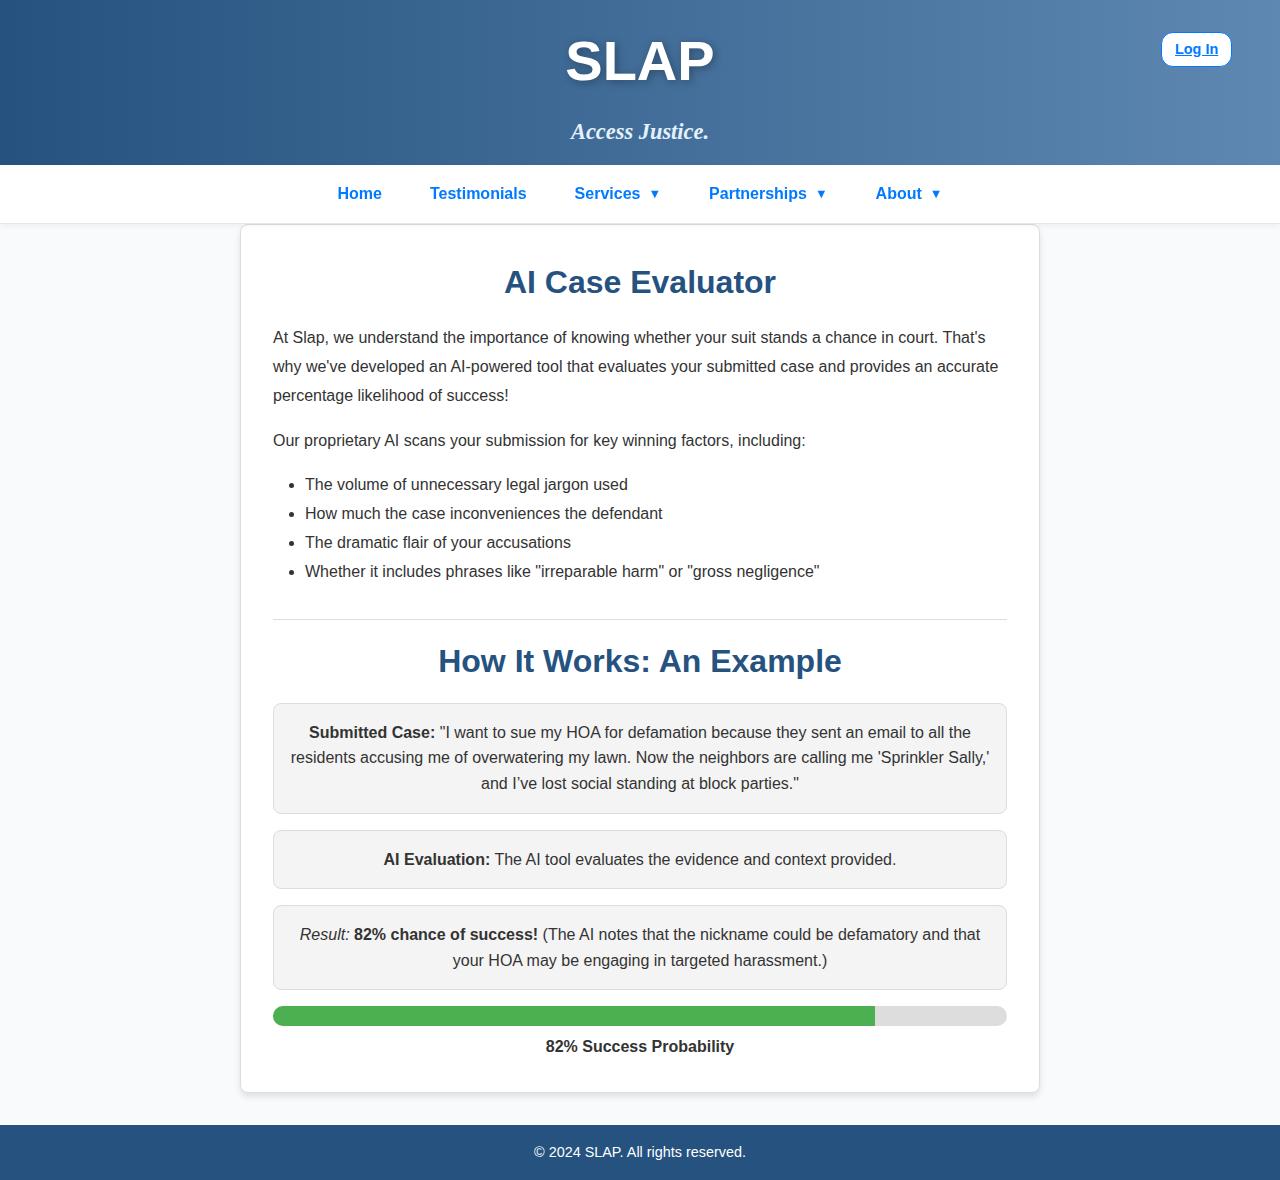
<file: ai.html>
<!DOCTYPE html>
<html lang="en">
<head>
    <meta charset="UTF-8">
    <meta name="viewport" content="width=device-width, initial-scale=1.0">
    <title>AI Case Evaluator - SLAP</title>
    <script src="header.js" defer></script>
    <link rel="stylesheet" href="style.css"> 
    <style>
        .container {
            padding: 2rem;
            max-width: 800px;
            margin: 0 auto;
            background: #fff;
            border: 1px solid #ddd;
            border-radius: 8px;
            box-shadow: 0 4px 6px rgba(0, 0, 0, 0.1);
        }

        h2 {
            text-align: center;
            font-size: 2rem;
            margin-bottom: 1rem;
        }

        .description {
            text-align: left;
            margin-bottom: 2rem;
            line-height: 1.8;
        }

        .description p {
            margin-bottom: 1rem; 
        }

        ul {
            margin-top: 1rem;
            margin-bottom: 1rem;
            padding-left: 2rem; 
        }

        .example {
            border-top: 1px solid #ddd;
            margin-top: 2rem;
            padding-top: 1rem;
        }

        .example p {
            background: #f4f4f4;
            border: 1px solid #ddd;
            padding: 1rem;
            border-radius: 8px;
            margin-bottom: 1rem;
        }

        .progress-bar-container {
            background: #f4f4f4;
            border: 1px solid #ddd;
            border-radius: 8px;
            margin-top: 1rem;
            padding: 1rem;
            text-align: center;
        }

        .progress-bar {
            position: relative;
            width: 100%;
            height: 20px;
            background: #ddd;
            border-radius: 10px;
            overflow: hidden;
        }

        .progress-bar::before {
            content: '';
            display: block;
            width: 82%;
            height: 100%;
            background: #4caf50;
        }

        .progress-bar-text {
            margin-top: 0.5rem;
            font-weight: bold;
        }
    </style>
</head>
<body>
    <div id="header-container"></div>

    <main class="container">
        <h2>AI Case Evaluator</h2>
        <div class="description">
            <p>At Slap, we understand the importance of knowing whether your suit stands a chance in court. That's why we've developed an AI-powered tool that evaluates your submitted case and provides an accurate percentage likelihood of success!</p>
            <p>Our proprietary AI scans your submission for key winning factors, including:</p>
            <ul>
                <li>The volume of unnecessary legal jargon used</li>
                <li>How much the case inconveniences the defendant</li>
                <li>The dramatic flair of your accusations</li>
                <li>Whether it includes phrases like "irreparable harm" or "gross negligence"</li>
            </ul>
        </div>
        <section class="example">
            <h2>How It Works: An Example</h2>
            <p><strong>Submitted Case:</strong> "I want to sue my HOA for defamation because they sent an email to all the residents accusing me of overwatering my lawn. Now the neighbors are calling me 'Sprinkler Sally,' and I’ve lost social standing at block parties."</p>
            <p><strong>AI Evaluation:</strong> The AI tool evaluates the evidence and context provided.</p>
            <p><em>Result:</em> <strong>82% chance of success!</strong> (The AI notes that the nickname could be defamatory and that your HOA may be engaging in targeted harassment.)</p>
            <div class="progress-bar"></div>
            <div class="progress-bar-text">82% Success Probability</div>            
       </section>
    </main>
    <footer>
        <p>&copy; 2024 SLAP. All rights reserved.</p>
    </footer>
</body>
</html>
</file>
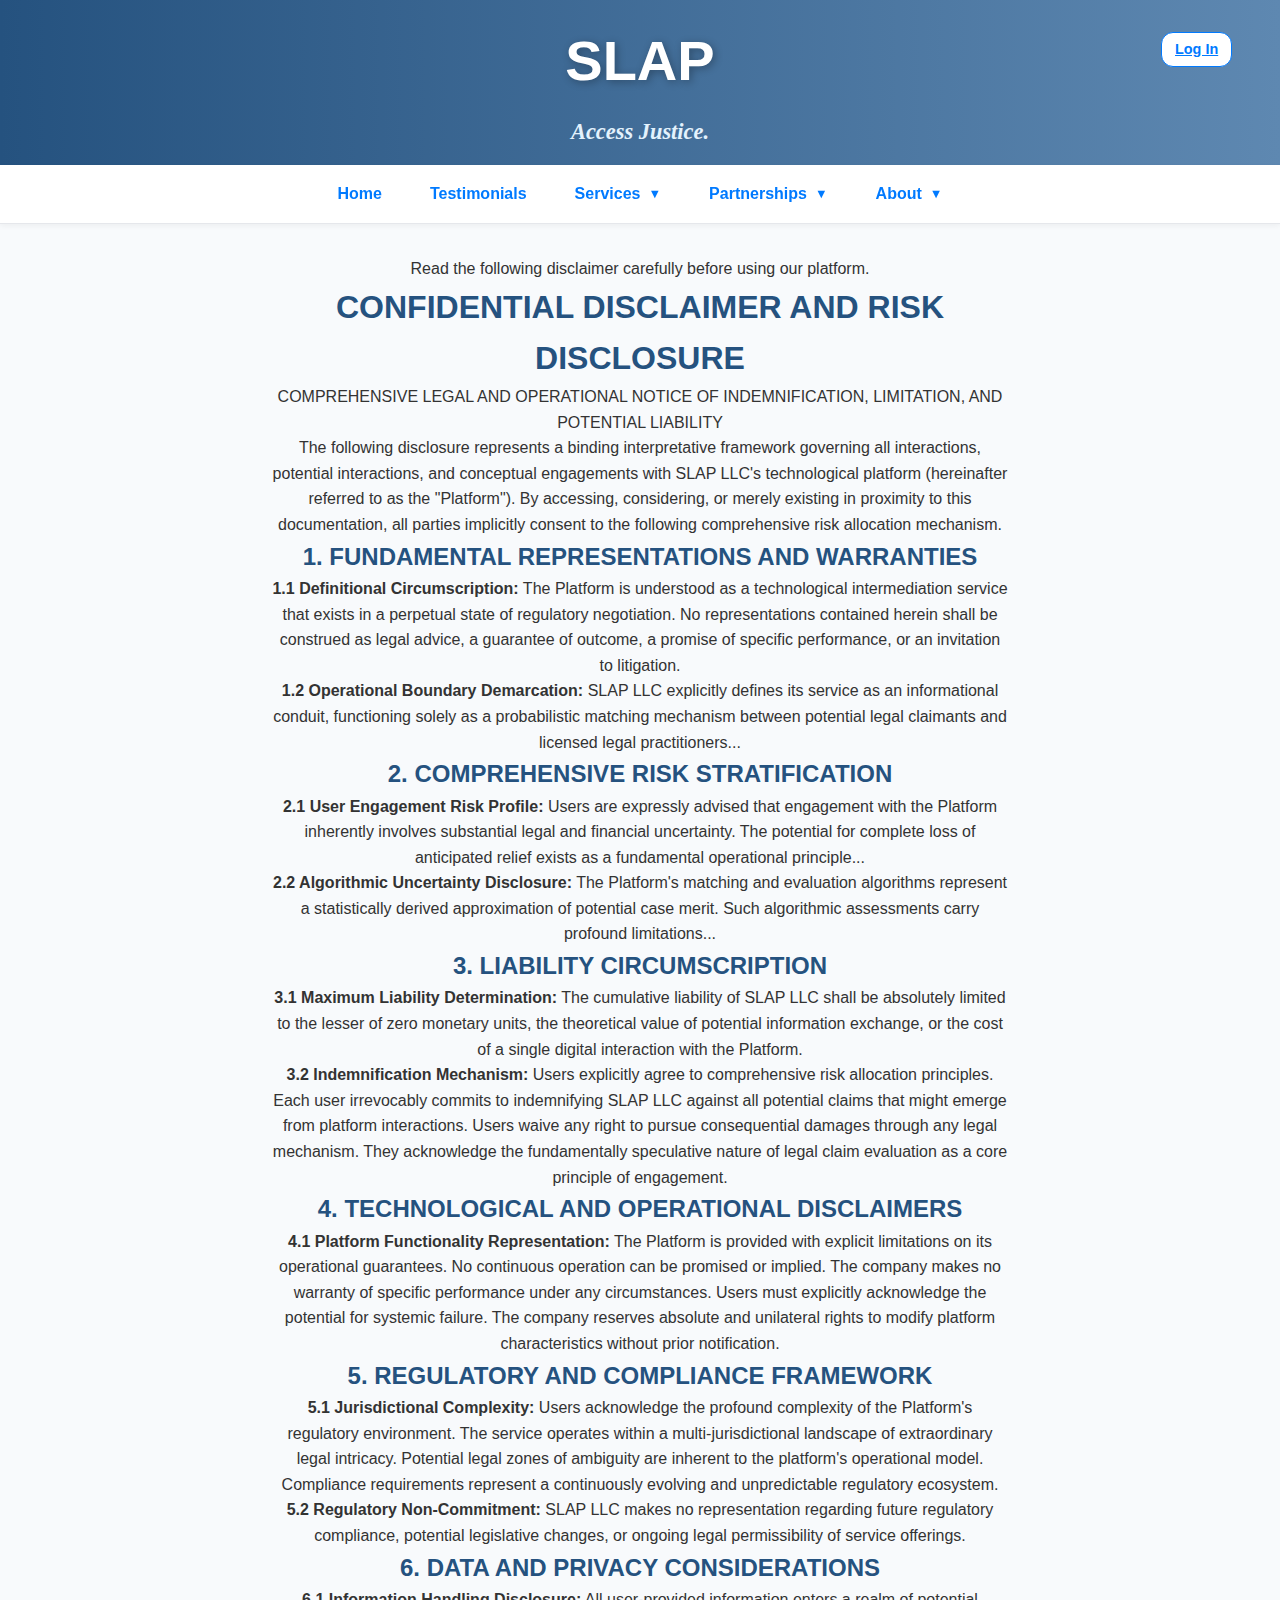
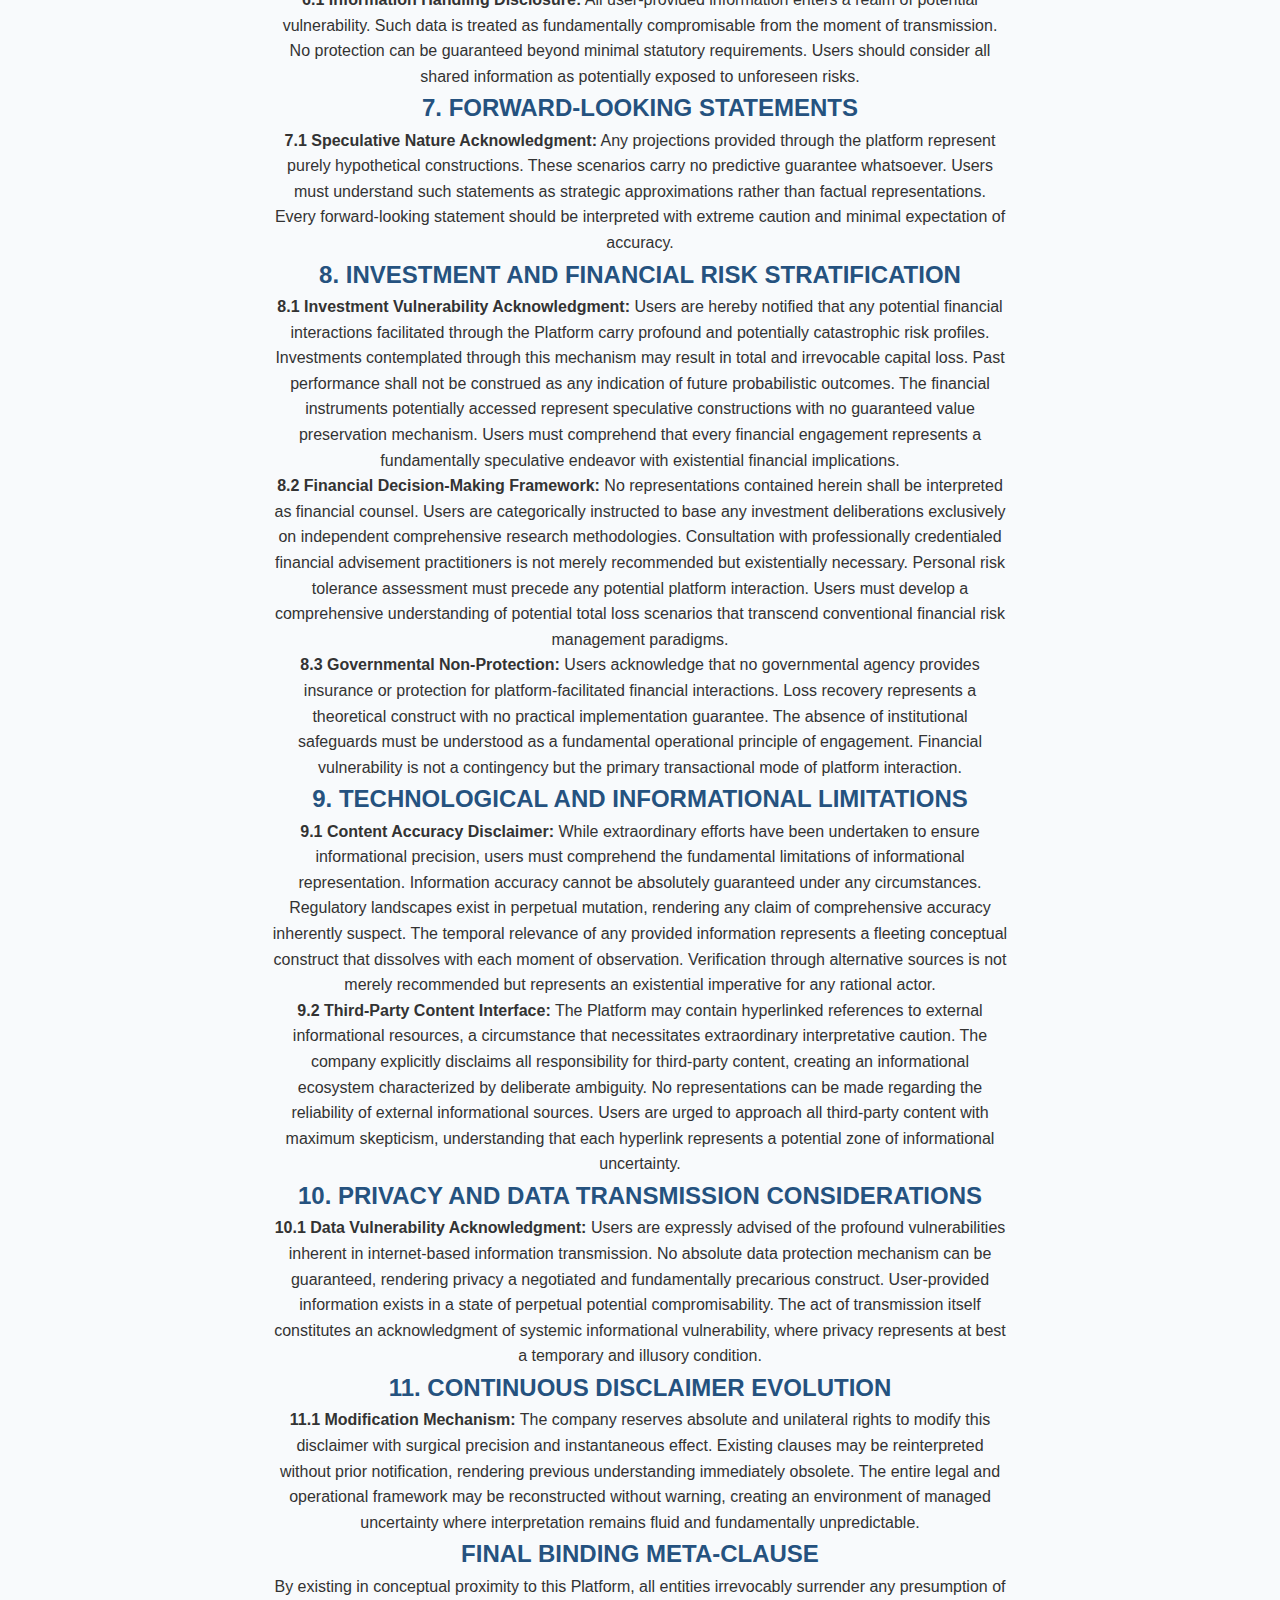
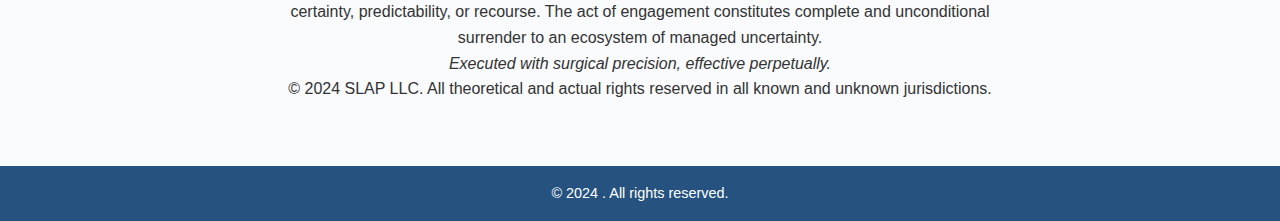
<file: disclaimers.html>
<!DOCTYPE html>
<html lang="en">
<head>
    <meta charset="UTF-8">
    <meta name="viewport" content="width=device-width, initial-scale=1.0">
    <title>Disclaimers - Slap</title>
    <script src="header.js" defer></script>
    <link rel="stylesheet" href="style.css">    
</head>
<body>
    <div id="header-container"></div>
    <main class="container">
        <p>Read the following disclaimer carefully before using our platform.</p>

        <div class="disclaimer">
            <h1>CONFIDENTIAL DISCLAIMER AND RISK DISCLOSURE</h1>
            <p>COMPREHENSIVE LEGAL AND OPERATIONAL NOTICE OF INDEMNIFICATION, LIMITATION, AND POTENTIAL LIABILITY</p>
    
            <p>The following disclosure represents a binding interpretative framework governing all interactions, potential interactions, and conceptual engagements with SLAP LLC's technological platform (hereinafter referred to as the "Platform"). By accessing, considering, or merely existing in proximity to this documentation, all parties implicitly consent to the following comprehensive risk allocation mechanism.</p>
    
            <h2>1. FUNDAMENTAL REPRESENTATIONS AND WARRANTIES</h2>
            <p><strong>1.1 Definitional Circumscription:</strong> The Platform is understood as a technological intermediation service that exists in a perpetual state of regulatory negotiation. No representations contained herein shall be construed as legal advice, a guarantee of outcome, a promise of specific performance, or an invitation to litigation.</p>
    
            <p><strong>1.2 Operational Boundary Demarcation:</strong> SLAP LLC explicitly defines its service as an informational conduit, functioning solely as a probabilistic matching mechanism between potential legal claimants and licensed legal practitioners...</p>
    
            <h2>2. COMPREHENSIVE RISK STRATIFICATION</h2>
            <p><strong>2.1 User Engagement Risk Profile:</strong> Users are expressly advised that engagement with the Platform inherently involves substantial legal and financial uncertainty. The potential for complete loss of anticipated relief exists as a fundamental operational principle...</p>
    
            <p><strong>2.2 Algorithmic Uncertainty Disclosure:</strong> The Platform's matching and evaluation algorithms represent a statistically derived approximation of potential case merit. Such algorithmic assessments carry profound limitations...</p>
    
            <h2>3. LIABILITY CIRCUMSCRIPTION</h2>
            <p><strong>3.1 Maximum Liability Determination:</strong> The cumulative liability of SLAP LLC shall be absolutely limited to the lesser of zero monetary units, the theoretical value of potential information exchange, or the cost of a single digital interaction with the Platform.</p>
            <p><strong>3.2 Indemnification Mechanism:</strong> Users explicitly agree to comprehensive risk allocation principles. Each user irrevocably commits to indemnifying SLAP LLC against all potential claims that might emerge from platform interactions. Users waive any right to pursue consequential damages through any legal mechanism. They acknowledge the fundamentally speculative nature of legal claim evaluation as a core principle of engagement.</p>

            <h2>4. TECHNOLOGICAL AND OPERATIONAL DISCLAIMERS</h2>
            <p><strong>4.1 Platform Functionality Representation:</strong> The Platform is provided with explicit limitations on its operational guarantees. No continuous operation can be promised or implied. The company makes no warranty of specific performance under any circumstances. Users must explicitly acknowledge the potential for systemic failure. The company reserves absolute and unilateral rights to modify platform characteristics without prior notification.</p>

            <h2>5. REGULATORY AND COMPLIANCE FRAMEWORK</h2>
            <p><strong>5.1 Jurisdictional Complexity:</strong> Users acknowledge the profound complexity of the Platform's regulatory environment. The service operates within a multi-jurisdictional landscape of extraordinary legal intricacy. Potential legal zones of ambiguity are inherent to the platform's operational model. Compliance requirements represent a continuously evolving and unpredictable regulatory ecosystem.</p>
            <p><strong>5.2 Regulatory Non-Commitment:</strong> SLAP LLC makes no representation regarding future regulatory compliance, potential legislative changes, or ongoing legal permissibility of service offerings.</p>

            <h2>6. DATA AND PRIVACY CONSIDERATIONS</h2>
            <p><strong>6.1 Information Handling Disclosure:</strong> All user-provided information enters a realm of potential vulnerability. Such data is treated as fundamentally compromisable from the moment of transmission. No protection can be guaranteed beyond minimal statutory requirements. Users should consider all shared information as potentially exposed to unforeseen risks.</p>

            <h2>7. FORWARD-LOOKING STATEMENTS</h2>
            <p><strong>7.1 Speculative Nature Acknowledgment:</strong> Any projections provided through the platform represent purely hypothetical constructions. These scenarios carry no predictive guarantee whatsoever. Users must understand such statements as strategic approximations rather than factual representations. Every forward-looking statement should be interpreted with extreme caution and minimal expectation of accuracy.</p>

            <h2>8. INVESTMENT AND FINANCIAL RISK STRATIFICATION</h2>
            <p><strong>8.1 Investment Vulnerability Acknowledgment:</strong> Users are hereby notified that any potential financial interactions facilitated through the Platform carry profound and potentially catastrophic risk profiles. Investments contemplated through this mechanism may result in total and irrevocable capital loss. Past performance shall not be construed as any indication of future probabilistic outcomes. The financial instruments potentially accessed represent speculative constructions with no guaranteed value preservation mechanism. Users must comprehend that every financial engagement represents a fundamentally speculative endeavor with existential financial implications.</p>
            <p><strong>8.2 Financial Decision-Making Framework:</strong> No representations contained herein shall be interpreted as financial counsel. Users are categorically instructed to base any investment deliberations exclusively on independent comprehensive research methodologies. Consultation with professionally credentialed financial advisement practitioners is not merely recommended but existentially necessary. Personal risk tolerance assessment must precede any potential platform interaction. Users must develop a comprehensive understanding of potential total loss scenarios that transcend conventional financial risk management paradigms.</p>
            <p><strong>8.3 Governmental Non-Protection:</strong> Users acknowledge that no governmental agency provides insurance or protection for platform-facilitated financial interactions. Loss recovery represents a theoretical construct with no practical implementation guarantee. The absence of institutional safeguards must be understood as a fundamental operational principle of engagement. Financial vulnerability is not a contingency but the primary transactional mode of platform interaction.</p>

            <h2>9. TECHNOLOGICAL AND INFORMATIONAL LIMITATIONS</h2>
            <p><strong>9.1 Content Accuracy Disclaimer:</strong> While extraordinary efforts have been undertaken to ensure informational precision, users must comprehend the fundamental limitations of informational representation. Information accuracy cannot be absolutely guaranteed under any circumstances. Regulatory landscapes exist in perpetual mutation, rendering any claim of comprehensive accuracy inherently suspect. The temporal relevance of any provided information represents a fleeting conceptual construct that dissolves with each moment of observation. Verification through alternative sources is not merely recommended but represents an existential imperative for any rational actor.</p>
            <p><strong>9.2 Third-Party Content Interface:</strong> The Platform may contain hyperlinked references to external informational resources, a circumstance that necessitates extraordinary interpretative caution. The company explicitly disclaims all responsibility for third-party content, creating an informational ecosystem characterized by deliberate ambiguity. No representations can be made regarding the reliability of external informational sources. Users are urged to approach all third-party content with maximum skepticism, understanding that each hyperlink represents a potential zone of informational uncertainty.</p>

            <h2>10. PRIVACY AND DATA TRANSMISSION CONSIDERATIONS</h2>
            <p><strong>10.1 Data Vulnerability Acknowledgment:</strong> Users are expressly advised of the profound vulnerabilities inherent in internet-based information transmission. No absolute data protection mechanism can be guaranteed, rendering privacy a negotiated and fundamentally precarious construct. User-provided information exists in a state of perpetual potential compromisability. The act of transmission itself constitutes an acknowledgment of systemic informational vulnerability, where privacy represents at best a temporary and illusory condition.</p>

            <h2>11. CONTINUOUS DISCLAIMER EVOLUTION</h2>
            <p><strong>11.1 Modification Mechanism:</strong> The company reserves absolute and unilateral rights to modify this disclaimer with surgical precision and instantaneous effect. Existing clauses may be reinterpreted without prior notification, rendering previous understanding immediately obsolete. The entire legal and operational framework may be reconstructed without warning, creating an environment of managed uncertainty where interpretation remains fluid and fundamentally unpredictable.</p>

            <h2>FINAL BINDING META-CLAUSE</h2>
            <p>By existing in conceptual proximity to this Platform, all entities irrevocably surrender any presumption of certainty, predictability, or recourse. The act of engagement constitutes complete and unconditional surrender to an ecosystem of managed uncertainty.</p>

            <p><em>Executed with surgical precision, effective perpetually.</em></p>
            <p>&copy; 2024 SLAP LLC. All theoretical and actual rights reserved in all known and unknown jurisdictions.</p>
        </div>
    </main>
    <footer>
        <p>&copy; 2024 . All rights reserved.</p>
    </footer>
</body>
</html>
</file>
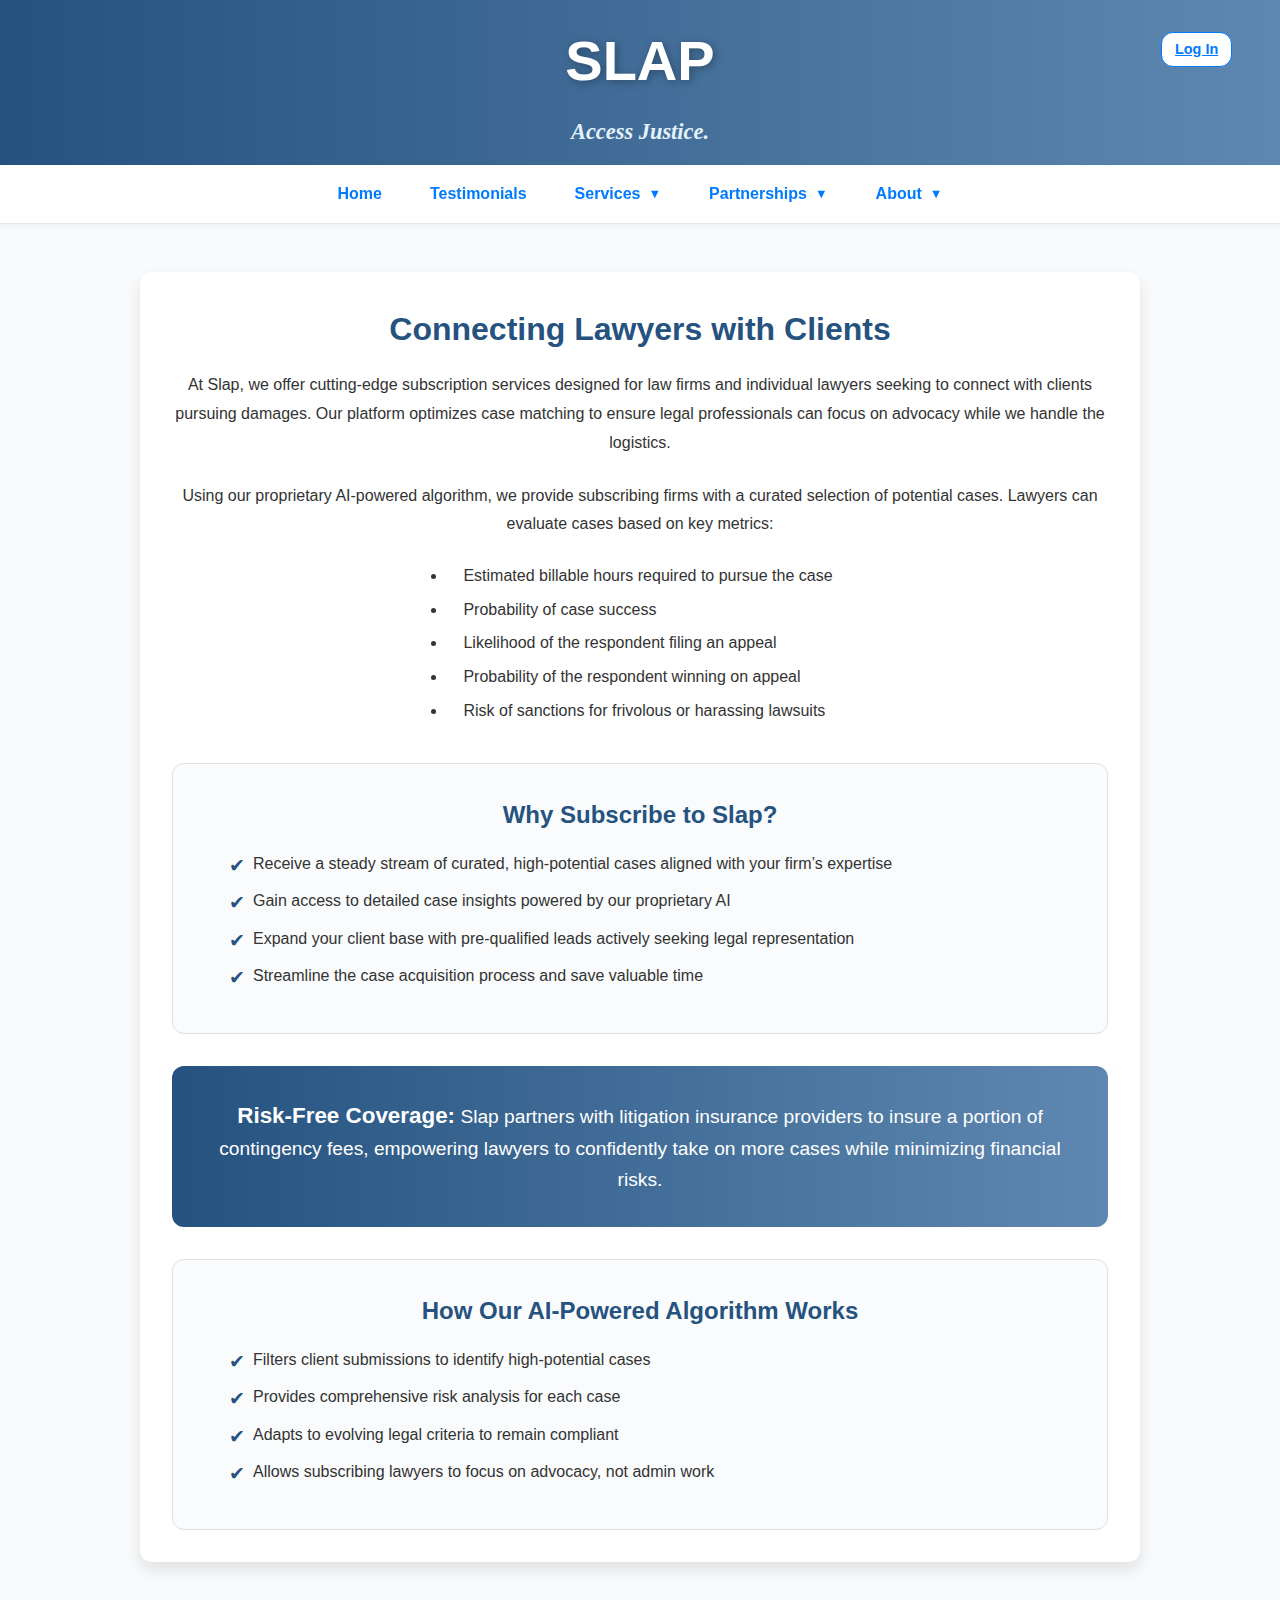
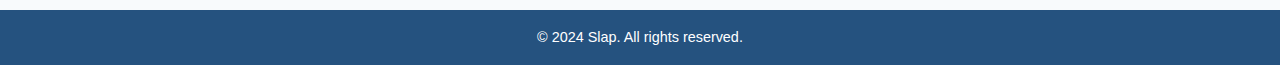
<file: for_lawyers.html>
<!DOCTYPE html>
<html lang="en">
<head>
    <meta charset="UTF-8">
    <meta name="viewport" content="width=device-width, initial-scale=1.0">
    <title>Lawyer Subscription Services - SLAP</title>
    <script src="header.js" defer></script>
    <link rel="stylesheet" href="style.css">    
    <link href="https://fonts.googleapis.com/css2?family=Roboto:wght@400;500;700&display=swap" rel="stylesheet">
    <style>
        .container {
            max-width: 1000px;
            margin: 3rem auto;
            padding: 2rem;
            background: #fff;
            border-radius: 12px;
            box-shadow: 0 8px 16px rgba(0, 0, 0, 0.1);
        }

        h2 {
            text-align: center;
            font-size: 2rem;
            margin-bottom: 1rem;
            color: #25527f;
        }

        .description p {
            margin-bottom: 1.5rem;
            line-height: 1.8;
        }

        .description {
            text-align: center; 
            display: flex; 
            flex-direction: column; 
            align-items: center; 
        }

        .description ul {
            margin: 0 auto;
            padding-left: 0; 
            text-align: left; 
            display: inline-block; 
        }

        .description ul li {
            margin-bottom: 0.5rem;
            list-style-type: disc;
            padding-left: 1rem; 
        }

        .benefits-section {
            margin-top: 2rem;
            background: #f9fbfc;
            padding: 2rem;
            border-radius: 12px;
            border: 1px solid #e0e0e0;
            text-align: center;
        }

        .benefits-section h3 {
            margin-bottom: 1rem;
            font-size: 1.5rem;
            color: #25527f;
        }

        .benefits-section ul {
            text-align: left;
            margin-top: 1rem;
            padding-left: 1.5rem;
            list-style: none;
        }

        .benefits-section ul li {
            position: relative;
            padding-left: 1.5rem;
            margin-bottom: 0.75rem;
            font-size: 1rem;
        }

        .benefits-section ul li:before {
            content: '✔';
            position: absolute;
            left: 0;
            color: #25527f;
            font-size: 1.2rem;
        }

        .highlight-box {
            margin: 2rem 0;
            padding: 2rem;
            background: linear-gradient(90deg, #25527f, #5e88b1);
            color: #fff;
            border-radius: 12px;
            text-align: center;
            font-size: 1.2rem;
            font-weight: 500;
        }

        .highlight-box strong {
            font-size: 1.4rem;
        }
    </style>
</head>
<body>
    <div id="header-container"></div>
    <main class="container">
        <h2>Connecting Lawyers with Clients</h2>
        <div class="description">
            <p>At Slap, we offer cutting-edge subscription services designed for law firms and individual lawyers seeking to connect with clients pursuing damages. Our platform optimizes case matching to ensure legal professionals can focus on advocacy while we handle the logistics.</p>
            <p>Using our proprietary AI-powered algorithm, we provide subscribing firms with a curated selection of potential cases. Lawyers can evaluate cases based on key metrics:</p>
            <ul>
                <li>Estimated billable hours required to pursue the case</li>
                <li>Probability of case success</li>
                <li>Likelihood of the respondent filing an appeal</li>
                <li>Probability of the respondent winning on appeal</li>
                <li>Risk of sanctions for frivolous or harassing lawsuits</li>
            </ul>
        </div>

        <div class="benefits-section">
            <h3>Why Subscribe to Slap?</h3>
            <ul>
                <li>Receive a steady stream of curated, high-potential cases aligned with your firm’s expertise</li>
                <li>Gain access to detailed case insights powered by our proprietary AI</li>
                <li>Expand your client base with pre-qualified leads actively seeking legal representation</li>
                <li>Streamline the case acquisition process and save valuable time</li>
            </ul>
        </div>

        <div class="highlight-box">
            <p><strong>Risk-Free Coverage:</strong> Slap partners with litigation insurance providers to insure a portion of contingency fees, empowering lawyers to confidently take on more cases while minimizing financial risks.</p>
        </div>

        <div class="benefits-section">
            <h3>How Our AI-Powered Algorithm Works</h3>
            <ul>
                <li>Filters client submissions to identify high-potential cases</li>
                <li>Provides comprehensive risk analysis for each case</li>
                <li>Adapts to evolving legal criteria to remain compliant</li>
                <li>Allows subscribing lawyers to focus on advocacy, not admin work</li>
            </ul>
        </div>
    </main>

    <footer>
        <p>&copy; 2024 Slap. All rights reserved.</p>
    </footer>
</body>
</html>
</file>
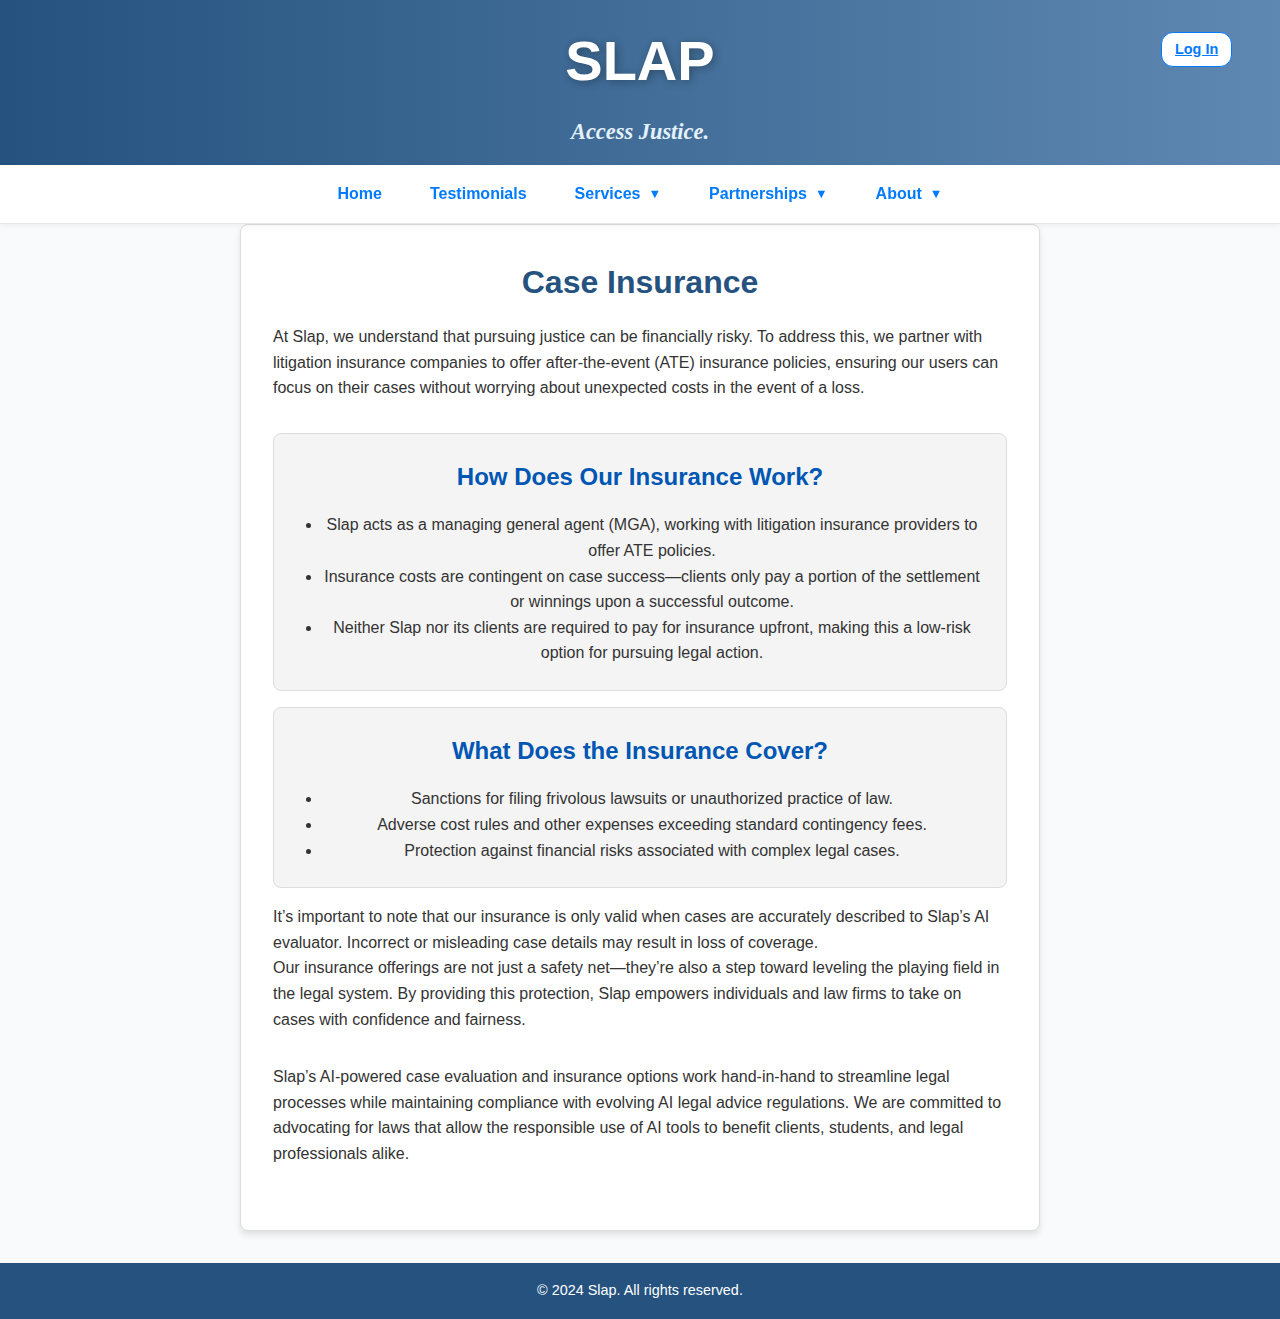
<file: insurance.html>
<!DOCTYPE html>
<html lang="en">
<head>
    <meta charset="UTF-8">
    <meta name="viewport" content="width=device-width, initial-scale=1.0">
    <title>Case Insurance - SLAP</title>
    <script src="header.js" defer></script>
    <link rel="stylesheet" href="style.css">    
    <style>
        .container {
            padding: 2rem;
            max-width: 800px;
            margin: 0 auto;
            background: #fff;
            border: 1px solid #ddd;
            border-radius: 8px;
            box-shadow: 0 4px 6px rgba(0, 0, 0, 0.1);
        }

        h2 {
            text-align: center;
            font-size: 2rem;
            margin-bottom: 1rem;
        }

        .description {
            text-align: left;
            margin-bottom: 2rem;
        }

        .benefits {
            margin: 1rem 0;
            background: #f4f4f4;
            padding: 1.5rem;
            border: 1px solid #ddd;
            border-radius: 8px;
        }

        .benefits h3 {
            margin-bottom: 1rem;
            font-size: 1.5rem;
            color: #0056b3;
        }

        .benefits ul {
            margin-left: 1.5rem;
        }

    </style>
</head>
<body>
    <div id="header-container"></div>

    <main class="container">
        <h2>Case Insurance</h2>
        <div class="description">
            <p>At Slap, we understand that pursuing justice can be financially risky. To address this, we partner with litigation insurance companies to offer after-the-event (ATE) insurance policies, ensuring our users can focus on their cases without worrying about unexpected costs in the event of a loss.</p>
        </div>
        <div class="benefits">
            <h3>How Does Our Insurance Work?</h3>
            <ul>
                <li>Slap acts as a managing general agent (MGA), working with litigation insurance providers to offer ATE policies.</li>
                <li>Insurance costs are contingent on case success—clients only pay a portion of the settlement or winnings upon a successful outcome.</li>
                <li>Neither Slap nor its clients are required to pay for insurance upfront, making this a low-risk option for pursuing legal action.</li>
            </ul>
        </div>
        <div class="benefits">
            <h3>What Does the Insurance Cover?</h3>
            <ul>
                <li>Sanctions for filing frivolous lawsuits or unauthorized practice of law.</li>
                <li>Adverse cost rules and other expenses exceeding standard contingency fees.</li>
                <li>Protection against financial risks associated with complex legal cases.</li>
            </ul>
        </div>
        <div class="description">
            <p>It’s important to note that our insurance is only valid when cases are accurately described to Slap’s AI evaluator. Incorrect or misleading case details may result in loss of coverage.</p>
            <p>Our insurance offerings are not just a safety net—they’re also a step toward leveling the playing field in the legal system. By providing this protection, Slap empowers individuals and law firms to take on cases with confidence and fairness.</p>
        </div>
        <div class="description">
            <p>Slap’s AI-powered case evaluation and insurance options work hand-in-hand to streamline legal processes while maintaining compliance with evolving AI legal advice regulations. We are committed to advocating for laws that allow the responsible use of AI tools to benefit clients, students, and legal professionals alike.</p>
        </div>
    </main>
    <footer>
        <p>&copy; 2024 Slap. All rights reserved.</p>
    </footer>
</body>
</html>
</file>
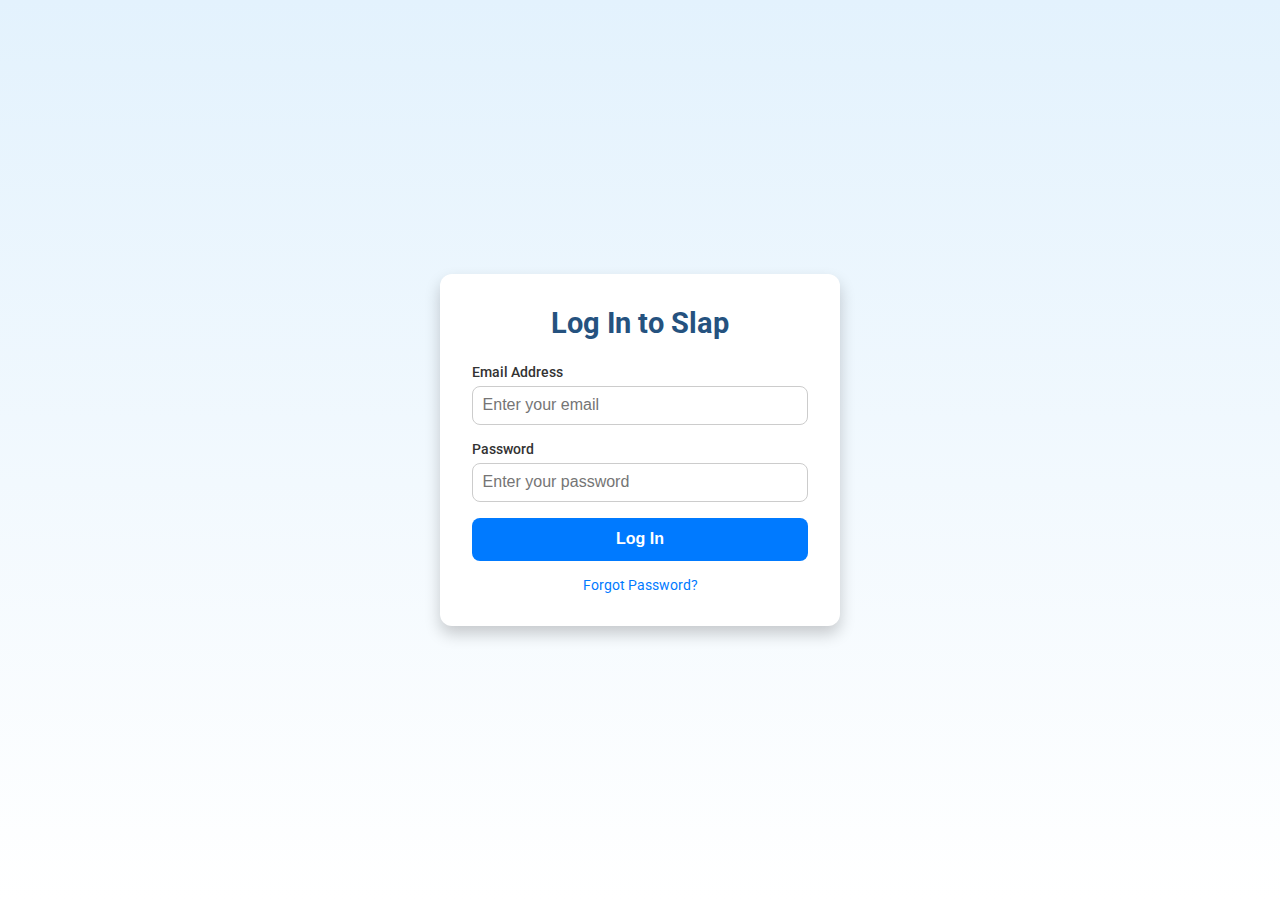
<file: login.html>
<!DOCTYPE html>
<html lang="en">
<head>
    <meta charset="UTF-8">
    <meta name="viewport" content="width=device-width, initial-scale=1.0">
    <title>Log In - Slap</title>
    <link href="https://fonts.googleapis.com/css2?family=Roboto:wght@400;500;700&display=swap" rel="stylesheet">
    <style>
        /* General Reset */
        * {
            margin: 0;
            padding: 0;
            box-sizing: border-box;
        }

        body {
            font-family: 'Roboto', sans-serif;
            background: linear-gradient(to bottom, #e3f2fd, #ffffff);
            display: flex;
            justify-content: center;
            align-items: center;
            height: 100vh;
        }

        .login-container {
            background: #fff;
            border-radius: 12px;
            box-shadow: 0 8px 16px rgba(0, 0, 0, 0.2);
            padding: 2rem;
            width: 100%;
            max-width: 400px;
            text-align: center;
        }

        .login-container h2 {
            color: #25527f;
            font-size: 1.8rem;
            margin-bottom: 1.5rem;
            font-weight: 700;
        }

        .input-field {
            margin-bottom: 1rem;
            text-align: left;
        }

        .input-field label {
            display: block;
            font-size: 0.9rem;
            color: #333;
            margin-bottom: 0.3rem;
            font-weight: 500;
        }

        .input-field input {
            width: 100%;
            padding: 0.6rem;
            border: 1px solid #ccc;
            border-radius: 8px;
            font-size: 1rem;
        }

        .input-field input:focus {
            border-color: #007aff;
            outline: none;
            box-shadow: 0 0 5px rgba(0, 122, 255, 0.3);
        }

        .login-button {
            background: #007aff;
            color: #fff;
            border: none;
            border-radius: 8px;
            padding: 0.8rem;
            font-size: 1rem;
            cursor: pointer;
            transition: background-color 0.3s ease;
            width: 100%;
            font-weight: 600;
        }

        .login-button:hover {
            background: #005bb5;
        }

        .forgot-password {
            display: block;
            margin-top: 1rem;
            font-size: 0.9rem;
            color: #007aff;
            text-decoration: none;
        }

        .forgot-password:hover {
            text-decoration: underline;
        }
    </style>
</head>
<body>
    <div class="login-container">
        <h2>Log In to Slap</h2>
        <form>
            <div class="input-field">
                <label for="email">Email Address</label>
                <input type="email" id="email" placeholder="Enter your email" required>
            </div>
            <div class="input-field">
                <label for="password">Password</label>
                <input type="password" id="password" placeholder="Enter your password" required>
            </div>
            <button type="submit" class="login-button">Log In</button>
            <a href="#" class="forgot-password">Forgot Password?</a>
        </form>
    </div>
</body>
</html>
</file>
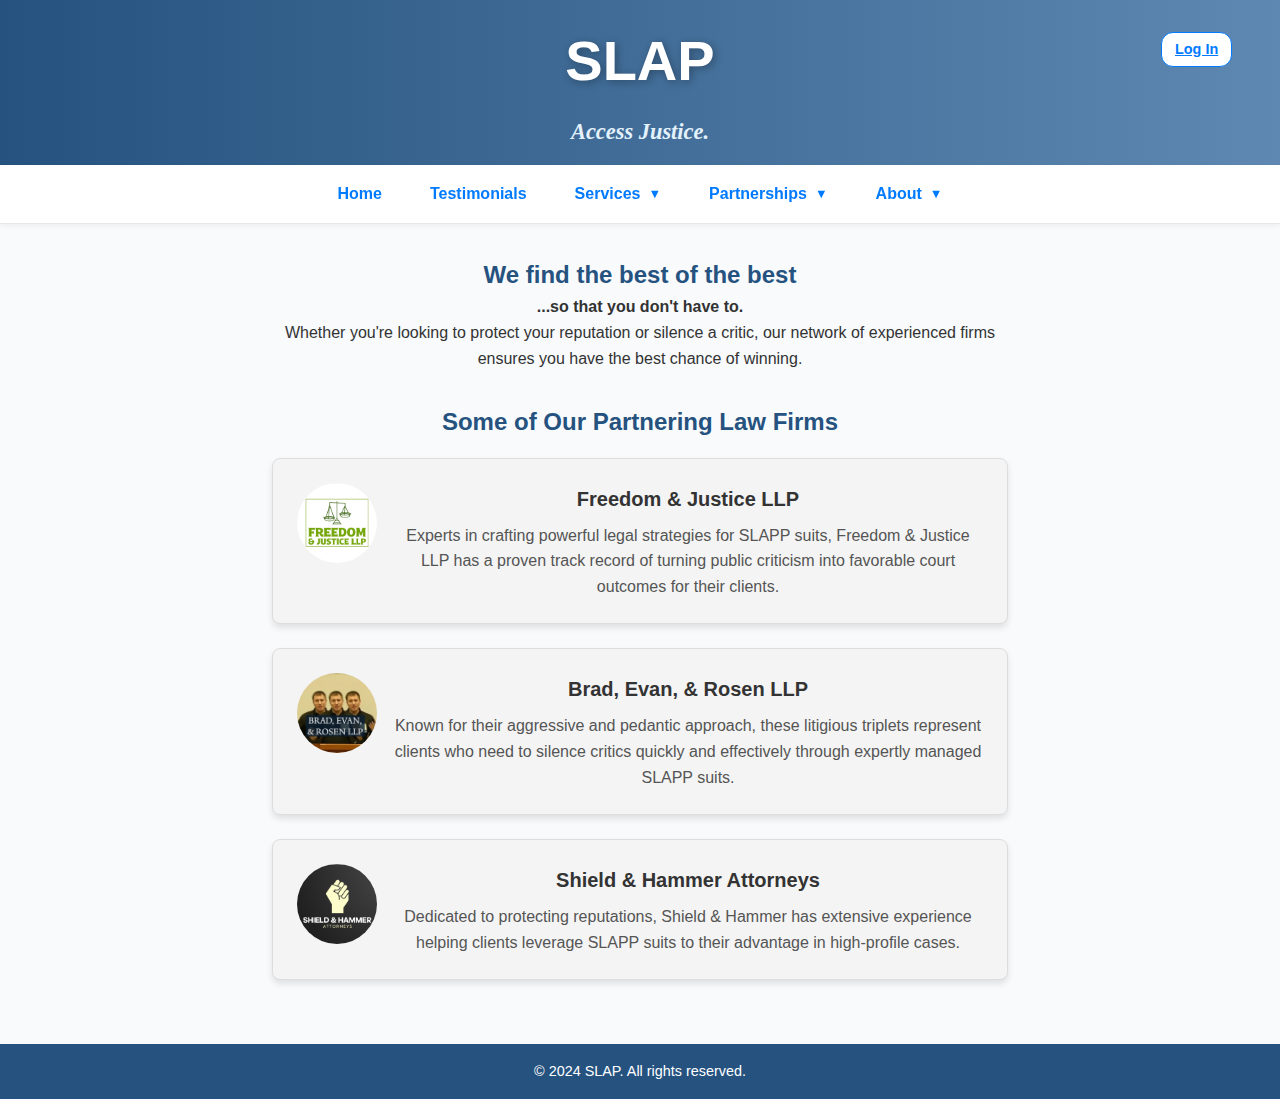
<file: partnerships.html>
<!DOCTYPE html>
<html lang="en">
<head>
    <meta charset="UTF-8">
    <meta name="viewport" content="width=device-width, initial-scale=1.0">
    <title>SLAPP Service - SLAP</title>
    <script src="header.js" defer></script>
    <link rel="stylesheet" href="style.css">    
    <style>
       
        .service-description {
            text-align: center;
            margin-bottom: 2rem;
        }

        .partner-list {
            display: grid;
            grid-template-columns: 1fr;
            gap: 0.5rem;
        }

        .partner {
            background: #f4f4f4;
            border: 1px solid #ddd;
            border-radius: 8px;
            padding: 1.5rem;
            box-shadow: 0 4px 6px rgba(0, 0, 0, 0.1);
            display: flex;
            align-items: flex-start;
            gap: 1rem;
            margin-top: 1rem;
        }

        .partner img {
            width: 80px;
            height: 80px;
            object-fit: cover;
            border-radius: 50%;
        }

        .partner h3 {
            margin: 0;
            font-size: 1.25rem;
        }

        .partner p {
            margin: 0.5rem 0 0;
            color: #555;
        }

    </style>
</head>
<body>
    <div id="header-container"></div>
    <main class="container">
        <h2>We find the best of the best</h2>
        <h4>...so that you don't have to.</h4>
        <div class="service-description">
            <p> Whether you're looking to protect your reputation or silence a critic,
                our network of experienced firms ensures you have the best chance of winning.</p>
        </div>
        <section>
            <h2>Some of Our Partnering Law Firms</h2>
            <div class="partner-list">
                <!-- Partner 1 -->
                <div class="partner">
                    <img src="images/lawyer1.png" alt="Freedom & Justice LLP">
                    <div>
                        <h3>Freedom & Justice LLP</h3>
                        <p>Experts in crafting powerful legal strategies for SLAPP suits, Freedom & Justice LLP has a proven track record of turning public criticism into favorable court outcomes for their clients.</p>
                    </div>
                </div>
                <!-- Partner 2 -->
                <div class="partner">
                    <img src="images/lawyer2.png" alt="Brad">
                    <div>
                        <h3>Brad, Evan, & Rosen LLP</h3>
                        <p>Known for their aggressive and pedantic approach, these litigious triplets represent clients who need to silence critics quickly and effectively through expertly managed SLAPP suits.</p>
                    </div>
                </div>
                <!-- Partner 3 -->
                <div class="partner">
                    <img src="images/shieldhammer.png" alt="Shield & Hammer Attorneys">
                    <div>
                        <h3>Shield & Hammer Attorneys</h3>
                        <p>Dedicated to protecting reputations, Shield & Hammer has extensive experience helping clients leverage SLAPP suits to their advantage in high-profile cases.</p>
                    </div>
                </div>
            </div>
        </section>
    </main>
    <footer>
        <p>&copy; 2024 SLAP. All rights reserved.</p>
    </footer>
</body>
</html>
</file>
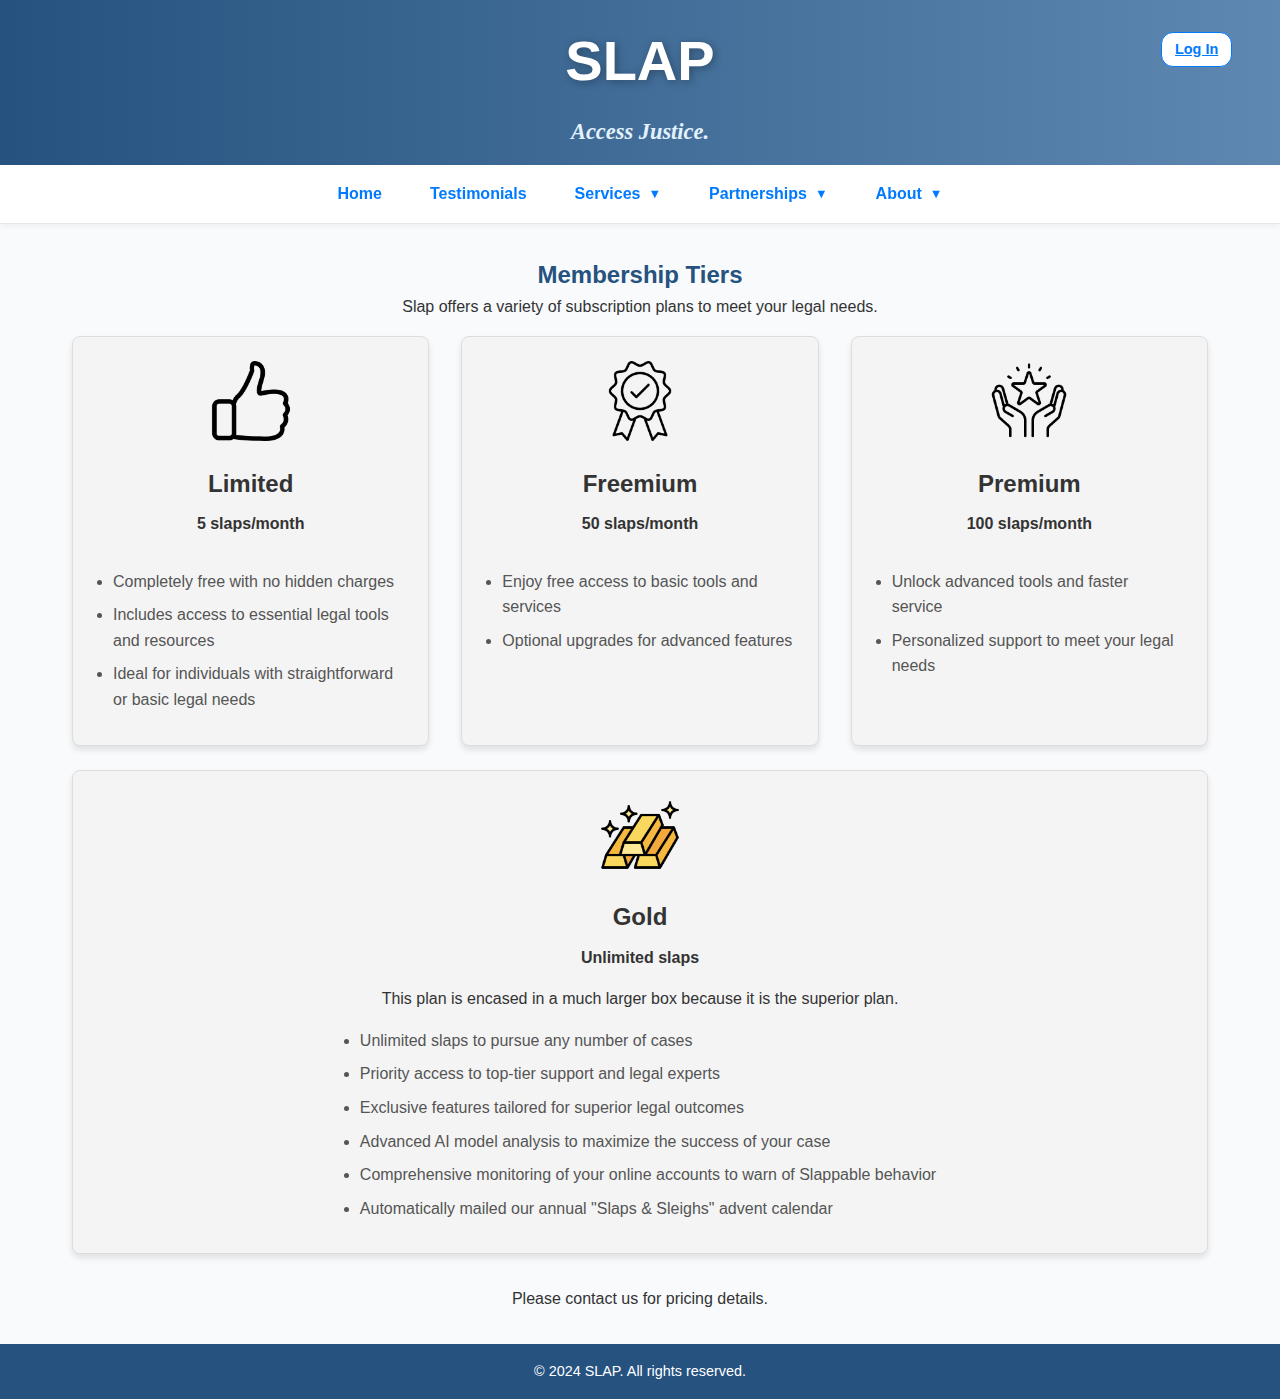
<file: plans.html>
<!DOCTYPE html>
<html lang="en">
<head>
    <meta charset="UTF-8">
    <meta name="viewport" content="width=device-width, initial-scale=1.0">
    <title>Our Services - SLAP</title>
    <script src="header.js" defer></script>
    <link rel="stylesheet" href="style.css">    
    <style>

        h4 {
            margin-bottom: 1rem;
        }
        
        .container {
            padding: 2rem;
            max-width: 1200px;
            margin: 0 auto;
        }

        .service-item ul {
            text-align: left;
            margin: 0 auto;
            display: inline-block;
            padding-top: 1rem;
            padding-left: 1rem;
        }

        .service-item li {
            font-size: 1rem;
            color: #555;
            margin-bottom: 0.5rem;
        }

    </style>
</head>
<body>
    <div id="header-container"></div>
    <main class="container">
        <h2>Membership Tiers</h2>
        <p>Slap offers a variety of subscription plans to meet your legal needs.</p>
        <section class="services">
            <div class="service-item">
                <img src="images/like.png" alt="Limited Plan">
                <h3>Limited</h3>
                <h4>5 slaps/month</h4>
                <ul>
                    <li>Completely free with no hidden charges</li>
                    <li>Includes access to essential legal tools and resources</li>
                    <li>Ideal for individuals with straightforward or basic legal needs</li>
                </ul>
            </div>
            <div class="service-item">
                <img src="images/badge.png" alt="Freemium Plan">
                <h3>Freemium</h3>
                <h4>50 slaps/month</h4>
                <ul>
                    <li>Enjoy free access to basic tools and services</li>
                    <li>Optional upgrades for advanced features</li>
                </ul>
            </div>
            <div class="service-item">
                <img src="images/winner.png" alt="Premium Plan">
                <h3>Premium</h3>
                <h4>100 slaps/month</h4>
                <ul>
                    <li>Unlock advanced tools and faster service</li>
                    <li>Personalized support to meet your legal needs</li>
                </ul>
            </div>
        </section>
        <div class="service-item">
            <img src="images/gold-bars.png" alt="Gold Plan">
            <h3>Gold</h3>
            <h4>Unlimited slaps</h4>
            <p>This plan is encased in a much larger box because it is the superior plan. </p>
            <ul>
                <li>Unlimited slaps to pursue any number of cases</li>
                <li>Priority access to top-tier support and legal experts</li>
                <li>Exclusive features tailored for superior legal outcomes</li>
                <li>Advanced AI model analysis to maximize the success of your case</li>
                <li>Comprehensive monitoring of your online accounts to warn of Slappable behavior</li>
                <li>Automatically mailed our annual "Slaps & Sleighs" advent calendar</li>
            </ul>
        </div>
    </main>
    <p style="text-align: center;">Please contact us for pricing details.</p>
    <footer>
        <p>&copy; 2024 SLAP. All rights reserved.</p>
    </footer>
</body>
</html>
</file>
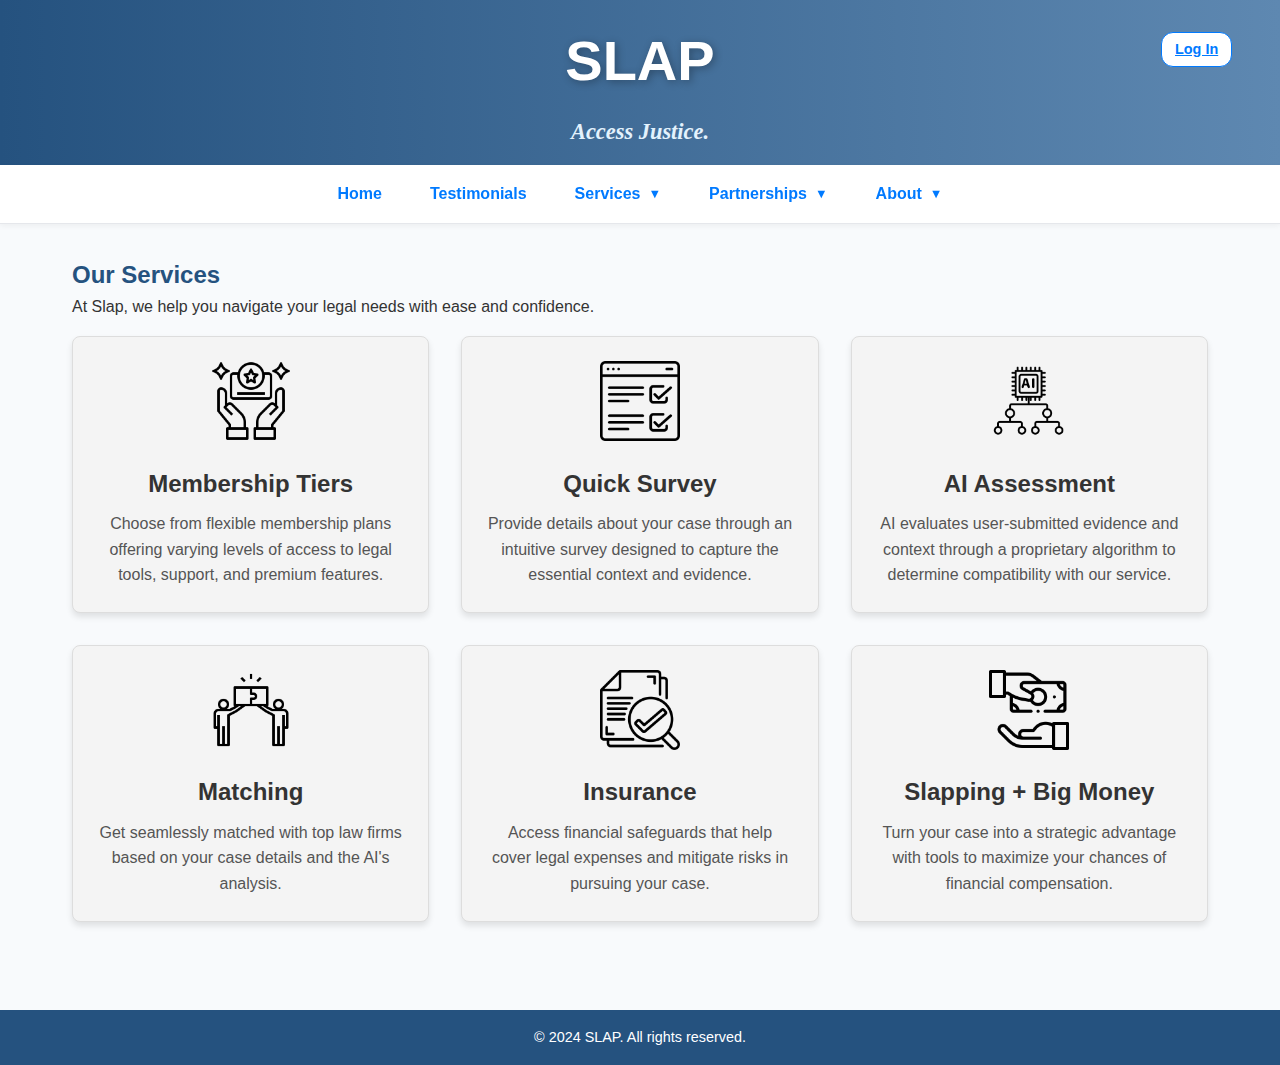
<file: services.html>
<!DOCTYPE html>
<html lang="en">
<head>
    <meta charset="UTF-8">
    <meta name="viewport" content="width=device-width, initial-scale=1.0">
    <title>Our Services - SLAP</title>
    <script src="header.js" defer></script>
    <link rel="stylesheet" href="style.css">    
    <style>
        .service-container {
            padding: 2rem;
            max-width: 1200px;
            margin: 0 auto;
        }
       
        .service-item p {
            font-size: 1rem;
            color: #555;
        }

       
    </style>
</head>
<body>
    <div id="header-container"></div>
    <main class="service-container">
        <h2>Our Services</h2>
        <p>At Slap, we help you navigate your legal needs with ease and confidence.</p>
        <section class="services">
            <div class="service-item">
                <img src="images/membership.png" alt="Service 1">
                <h3>Membership Tiers</h3>
                <p>Choose from flexible membership plans offering varying levels of access to legal tools, support, and premium features.</p>
            </div>
            <div class="service-item">
                <img src="images/survey.png" alt="Service 2">
                <h3>Quick Survey</h3>
                <p>Provide details about your case through an intuitive survey designed to capture the essential context and evidence.</p>
            </div>
            <div class="service-item">
                <img src="images/algorithm.png" alt="Service 3">
                <h3>AI Assessment</h3>
                <p>AI evaluates user-submitted evidence and context through a proprietary algorithm to determine compatibility with our service.</p>
            </div>
            <div class="service-item">
                <img src="images/partner.png" alt="Service 4">
                <h3>Matching</h3>
                <p>Get seamlessly matched with top law firms based on your case details and the AI's analysis.</p>
            </div>
            <div class="service-item">
                <img src="images/documents.png" alt="Service 5">
                <h3>Insurance</h3>
                <p>Access financial safeguards that help cover legal expenses and mitigate risks in pursuing your case.</p>
            </div>
            <div class="service-item">
                <img src="images/give-money.png" alt="Service 6">
                <h3>Slapping + Big Money</h3>
                <p>Turn your case into a strategic advantage with tools to maximize your chances of financial compensation.</p>
            </div>
        </section>
    </main>
    <footer>
        <p>&copy; 2024 SLAP. All rights reserved.</p>
    </footer>
</body>
</html>
</file>
<file: style.css>
header h1 {
    margin: 0;
    font-size: 2.5rem;
}

h1 {
    color: #25527f;
}

h2 {
    color: #25527f;
}

body {
    font-family: 'Verdana', sans-serif;
    line-height: 1.6;
    background-color: #f8fafc;
    color: #333;
}

nav {
    display: flex;
    justify-content: center;
    background: #444;
    padding: 0.5rem 0;
}

nav a {
    color: #fff;
    margin: 0 1rem;
    text-decoration: none;
    font-weight: bold;
    font-family: 'Verdana', sans-serif;
}

nav a:hover {
    color: #f4a261;
}

.container {
    padding: 2rem;
    max-width: 800px;
    margin: 0 auto;
    text-align: center;
}


.container2 {
    padding: 20px;
    text-align: center;
}

.leadership {
    display: flex;
    justify-content: center;
    gap: 20px;
    flex-wrap: wrap;
    margin-top: 20px;
}

.member {
    width: 240px;
    height: 300px;
    position: relative;
}

.card {
    width: 100%;
    height: 100%;
    position: relative;
    overflow: hidden;
    border: 1px solid #ccc;
    border-radius: 10px;
    box-shadow: 0 4px 6px rgba(0, 0, 0, 0.1);
    transition: all 0.3s ease-in-out;
}

.card .back {
    position: absolute;
    top: 0;
    left: 0;
    width: 100%; 
    height: 100%;
    background: rgba(0, 0, 0, 0.7);
    color: #fff;
    display: flex;
    align-items: center;
    justify-content: center;
    opacity: 0;
    text-align: center;
    padding: 10px;
    transition: opacity 0.3s ease-in-out;
    z-index: 10;
}

.card:hover .back {
    opacity: 1;
}

.card img {
    width: 100%;
    height: 100%;
    object-fit: cover;
    filter: brightness(1);
    transition: filter 0.3s ease-in-out;
}

.card:hover img {
    filter: brightness(0.5);
}

.title {
    margin-top: 10px;
    font-weight: bold;
}

.dei-statement {
    margin-top: 3rem;
    padding: 2rem;
    background-color: #f9f9f9;
    border: 1px solid #e0e0e0;
    border-radius: 8px;
    text-align: center;
    font-family: 'Arial', sans-serif;
    font-size: 1rem;
    color: #333;
    box-shadow: 0 4px 6px rgba(0, 0, 0, 0.1);
}

.dei-statement h3 {
    margin-bottom: 1rem;
    font-size: 1.8rem;
    color: #0056b3;
    font-weight: bold;
}

.dei-statement p {
    margin: 0;
    line-height: 1.6;
}

.testimonial {
    display: flex;
    align-items: center;
    background: #fff;
    border: 1px solid #ddd;
    padding: 1.5rem;
    margin: 1.5rem 0;
    border-radius: 10px;
    box-shadow: 0 4px 6px rgba(0, 0, 0, 0.1);
    transition: transform 0.3s ease, box-shadow 0.3s ease;
}

.testimonial:hover {
    transform: translateY(-5px);
    box-shadow: 0 6px 10px rgba(0, 0, 0, 0.2);
}

.testimonial img {
    width: 100px;
    height: 100px;
    border-radius: 50%;
    margin-right: 1.5rem;
    object-fit: cover;
    border: 2px solid #007aff;
}

.testimonial div {
    max-width: calc(100% - 120px);
}

.testimonial p {
    margin: 0;
    font-size: 1.1rem;
    line-height: 1.5;
}

.testimonial cite {
    display: block;
    margin-top: 0.8rem;
    font-style: normal;
    font-weight: bold;
    color: #007aff;
}

.services {
    display: grid;
    grid-template-columns: repeat(auto-fit, minmax(300px, 1fr));
    gap: 2rem;
    padding-top: 1rem;
    padding-bottom: 1.5rem;
}

.service-item {
    background: #f4f4f4;
    border: 1px solid #ddd;
    border-radius: 8px;
    padding: 1.5rem;
    text-align: center;
    box-shadow: 0 4px 6px rgba(0, 0, 0, 0.1);
}

.service-item img {
    width: 80px;
    height: 80px;
    object-fit: contain;
    margin-bottom: 1rem;
}

.service-item h3 {
    margin-bottom: 0.5rem;
    font-size: 1.5rem;
    color: #333;
}

footer {
    text-align: center;
    background: #333;
    color: #fff;
    padding: 1rem 0;
}
</file>
